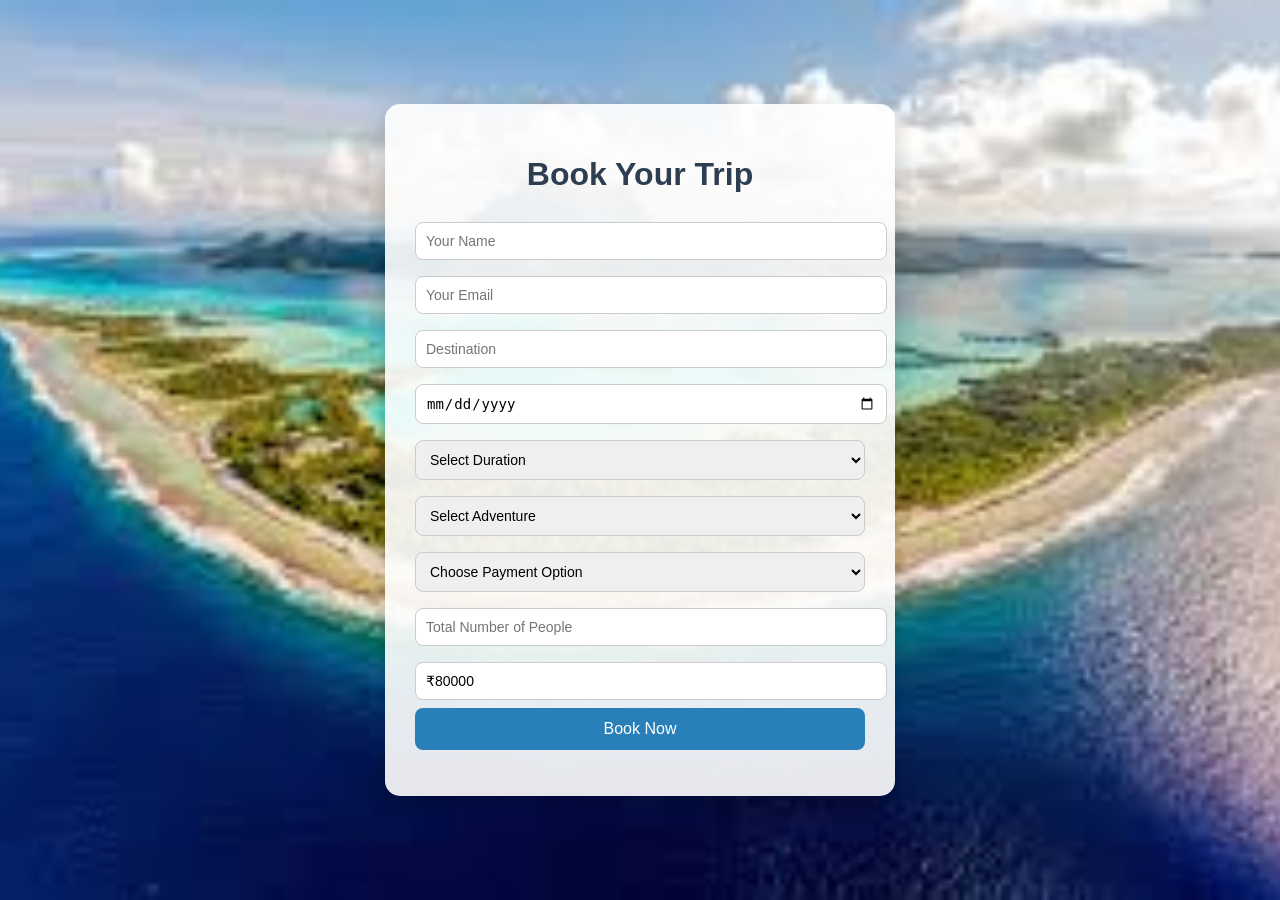
<file: book.html>
<!DOCTYPE html>
<html lang="en">
<head>
  <meta charset="UTF-8" />
  <title>Book Your Trip</title>
  <link rel="stylesheet" href="style1.css" />
</head>
<body>
  <div class="container">
    <h1>Book Your Trip</h1>
    <form id="booking-form">
      <input type="text" name="name" placeholder="Your Name" required />
      <input type="email" name="email" placeholder="Your Email" required />
      <input type="text" name="destination" placeholder="Destination" required />
      <input type="date" name="date" required />

      <select name="duration" required>
        <option value="" disabled selected>Select Duration</option>
        <option value="3 days">3 Days</option>
        <option value="5 days">5 Days</option>
        <option value="7 days">7 Days</option>
      </select>

      <select name="adventure" required>
        <option value="" disabled selected>Select Adventure</option>
        <option value="Sky Diving">Sky Diving</option>
        <option value="Scuba Diving">Scuba Diving</option>
        <option value="None">None</option>
      </select>

      <select name="payment" id="payment-method" required>
        <option value="" disabled selected>Choose Payment Option</option>
        <option value="Free">Free</option>
        <option value="Credit Card">Credit Card</option>
        <option value="UPI">UPI</option>
        <option value="Cash on Arrival">Cash on Arrival</option>
      </select>

      
      <div id="credit-card-fields" style="display: none;">
        <input type="text" name="cardNumber" placeholder="Card Number" maxlength="16" />
        <input type="text" name="cardHolder" placeholder="Card Holder Name" />
        <input type="month" name="expiry" placeholder="Expiry Date" />
        <input type="text" name="cvv" placeholder="CVV" maxlength="4" />
      </div>

     
      <div id="upi-field" style="display: none;">
        <input type="text" name="upiId" placeholder="Enter UPI ID" />
      </div>

      <input type="number" name="people" placeholder="Total Number of People" min="1" required />
      <input type="text" name="totalPayment" placeholder="₹80000" value="₹80000" readonly />

      <button type="submit">Book Now</button>
    </form>
    <p id="error-message"  class="error-message"></p>
  </div>

  <script src="book.js"></script>
</body>
</html>
</file>
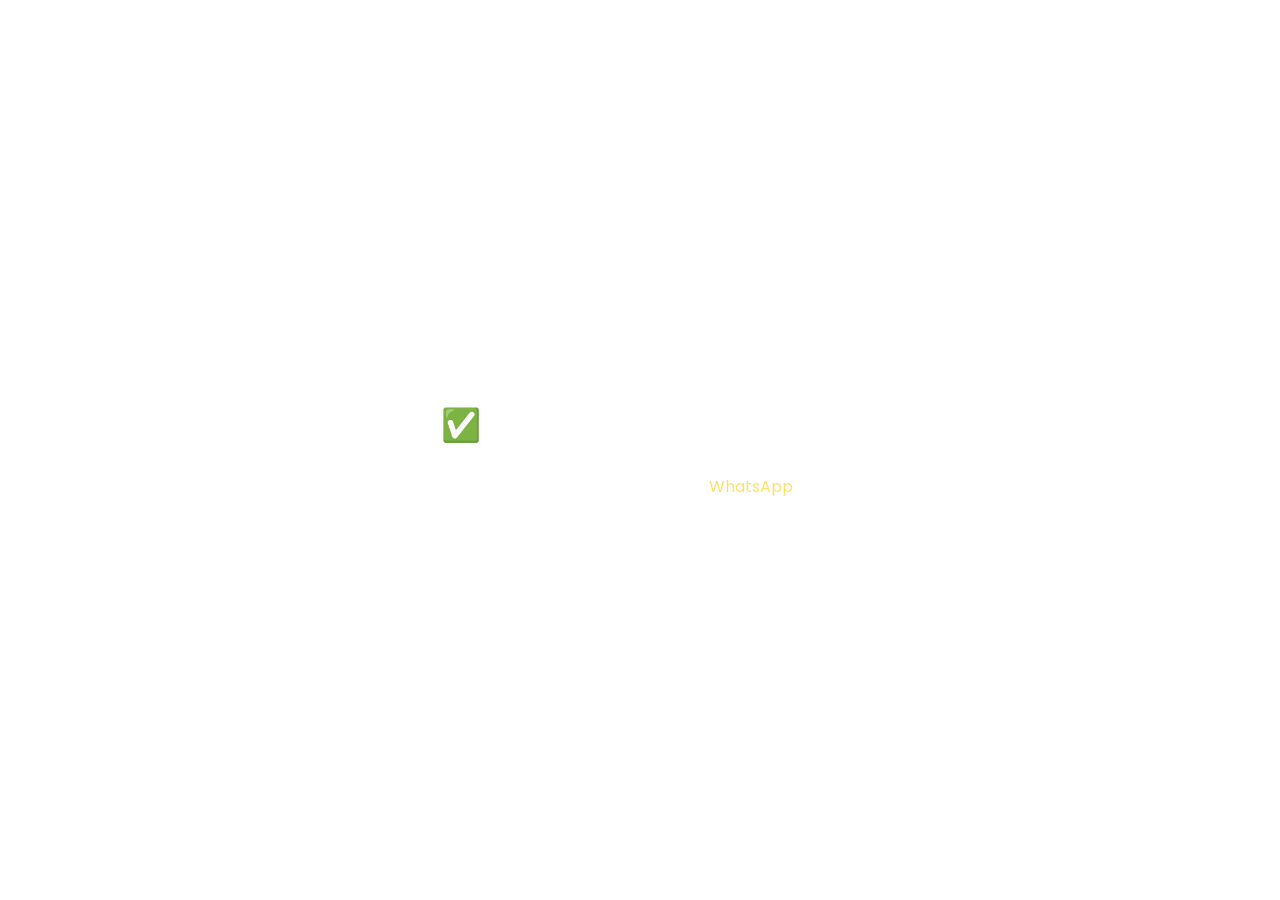
<file: confirmation.html>
<!DOCTYPE html>
<html lang="en">
<head>
  <meta charset="UTF-8">
  <title>Booking Confirmed</title>
  <link rel="stylesheet" href="style.css" />
</head>
<body>
  <div class="container">
    <h1>✅ Successfully Booked!</h1>
    <p>We’ve sent your trip details to your email.</p>
    <p>For questions, contact us on <a href="https://chat.whatsapp.com/KAusQVCgEdJInuSZdL6Nbw?mode=ac_t" target="_blank">WhatsApp</a>.</p>
  </div>
</body>
</html>
</file>
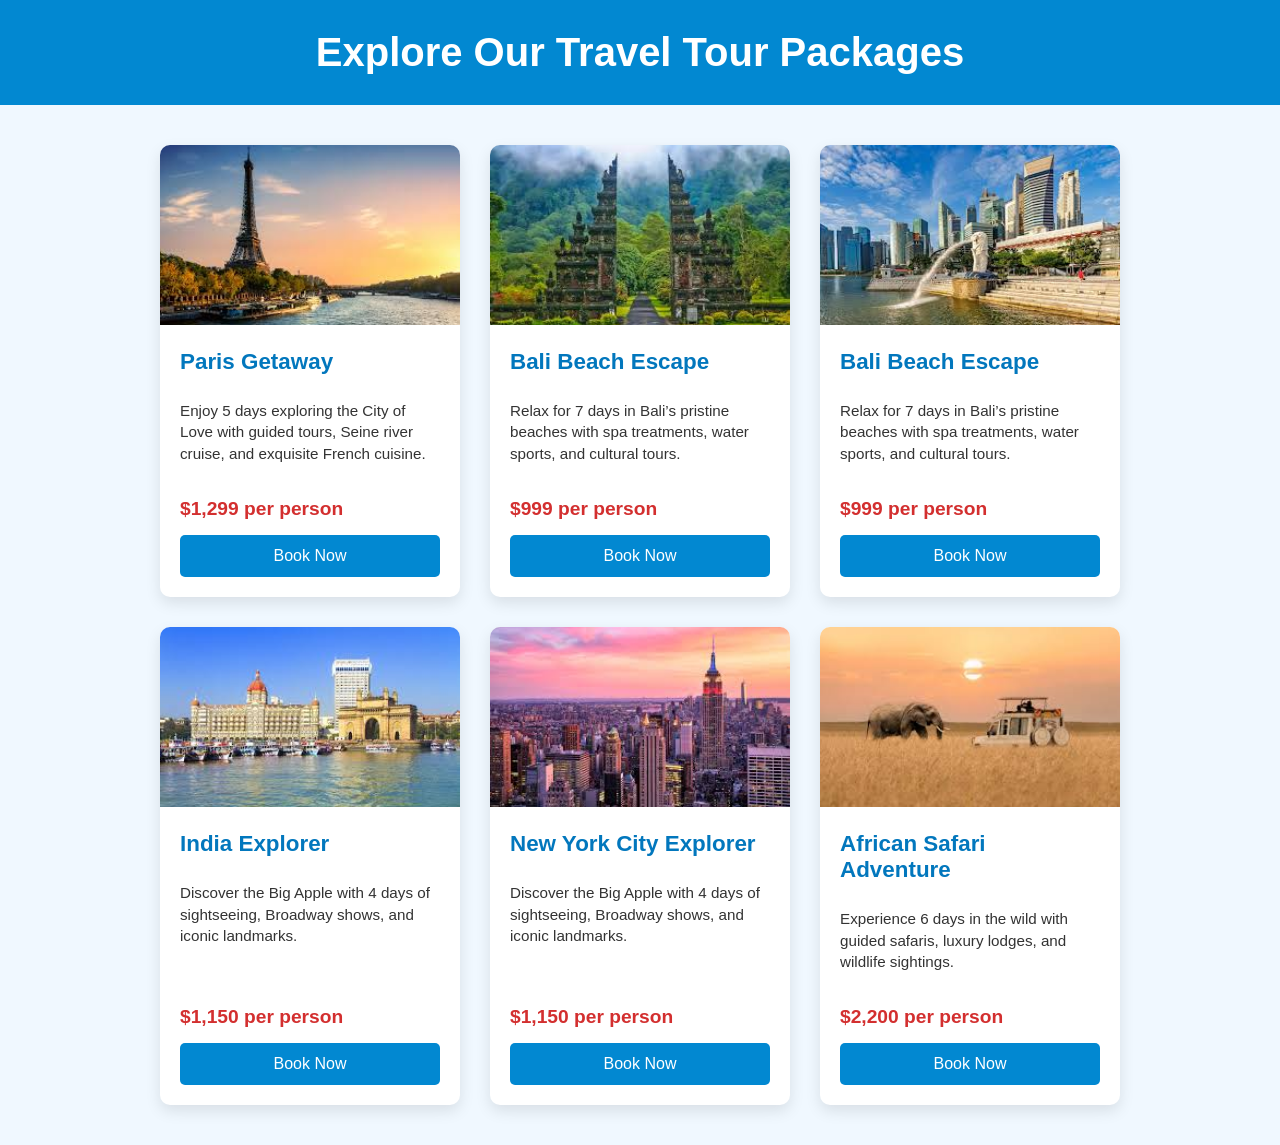
<file: index6.html>
<!DOCTYPE html>
<html lang="en">
<head>
  <meta charset="UTF-8" />
  <meta name="viewport" content="width=device-width, initial-scale=1" />
  <title>Travel Tour Packages</title>
  <style>
    body {
      font-family: 'Segoe UI', Tahoma, Geneva, Verdana, sans-serif;
      margin: 0;
      background: #f0f8ff;
      color: #333;
    }

    header {
      background: #0288d1;
      color: white;
      padding: 30px 20px;
      text-align: center;
    }

    header h1 {
      margin: 0;
      font-size: 2.5rem;
    }

    .packages {
      max-width: 1200px;
      margin: 40px auto;
      display: flex;
      flex-wrap: wrap;
      justify-content: center;
      gap: 30px;
      padding: 0 20px;
    }

    .package-card {
      background: white;
      border-radius: 10px;
      box-shadow: 0 6px 15px rgba(0,0,0,0.1);
      width: 300px;
      overflow: hidden;
      display: flex;
      flex-direction: column;
      transition: transform 0.3s ease;
    }

    .package-card:hover {
      transform: translateY(-10px);
      box-shadow: 0 10px 20px rgba(0,0,0,0.2);
    }

    .package-image img {
      width: 100%;
      height: 180px;
      object-fit: cover;
    }

    .package-content {
      padding: 20px;
      flex-grow: 1;
      display: flex;
      flex-direction: column;
      justify-content: space-between;
    }

    .package-title {
      font-size: 1.4rem;
      margin: 0 0 10px 0;
      color: #0277bd;
    }

    .package-description {
      flex-grow: 1;
      font-size: 0.95rem;
      line-height: 1.4;
      margin-bottom: 15px;
    }

    .package-price {
      font-weight: bold;
      font-size: 1.2rem;
      color: #d32f2f;
      margin-bottom: 15px;
    }

    .btn-book {
      background: #0288d1;
      color: white;
      border: none;
      padding: 12px;
      border-radius: 5px;
      cursor: pointer;
      font-size: 1rem;
      text-align: center;
      transition: background 0.3s ease;
      text-decoration: none;
      display: inline-block;
    }

    .btn-book:hover {
      background: #01579b;
    }

    @media (max-width: 960px) {
      .packages {
        flex-direction: column;
        align-items: center;
      }
    }
  </style>
</head>
<body>

<header>
  <h1>Explore Our Travel Tour Packages</h1>
</header>

<section class="packages">
  <article class="package-card">
    <div class="package-image">
      <img src="./paris.jpg" alt="Paris Tour" />
    </div>
    <div class="package-content">
      <h2 class="package-title">Paris Getaway</h2>
      <p class="package-description">Enjoy 5 days exploring the City of Love with guided tours, Seine river cruise, and exquisite French cuisine.</p>
      <p class="package-price">$1,299 per person</p>
      <a href="./book.html" class="btn-book">Book Now</a>
    </div>
  </article>

  <article class="package-card">
    <div class="package-image">
      <img src="./switzerland.jpg" alt="Bali Tour" />
    </div>
    <div class="package-content">
      <h2 class="package-title">Bali Beach Escape</h2>
      <p class="package-description">Relax for 7 days in Bali’s pristine beaches with spa treatments, water sports, and cultural tours.</p>
      <p class="package-price">$999 per person</p>
      <a href="./book.html" class="btn-book">Book Now</a>
    </div>
  </article>
    <article class="package-card">
    <div class="package-image">
      <img src="./singapore 2.jpg" alt="Bali Tour" />
    </div>
    <div class="package-content">
      <h2 class="package-title">Bali Beach Escape</h2>
      <p class="package-description">Relax for 7 days in Bali’s pristine beaches with spa treatments, water sports, and cultural tours.</p>
      <p class="package-price">$999 per person</p>
      <a href="./book.html" class="btn-book">Book Now</a>
    </div>
  </article>

  <article class="package-card">
    <div class="package-image">
      <img src="./india.jpg" alt="New York Tour" />
    </div>
    <div class="package-content">
      <h2 class="package-title">India Explorer</h2>
      <p class="package-description">Discover the Big Apple with 4 days of sightseeing, Broadway shows, and iconic landmarks.</p>
      <p class="package-price">$1,150 per person</p>
      <a href="./book.html" class="btn-book">Book Now</a>
    </div>
  </article>
<article class="package-card">
    <div class="package-image">
      <img src="./london.jpg" alt="New York Tour" />
    </div>
    <div class="package-content">
      <h2 class="package-title">New York City Explorer</h2>
      <p class="package-description">Discover the Big Apple with 4 days of sightseeing, Broadway shows, and iconic landmarks.</p>
      <p class="package-price">$1,150 per person</p>
      <a href="./book.html" class="btn-book">Book Now</a>
    </div>
  </article>

  <article class="package-card">
    <div class="package-image">
      <img src="./singapore.jpg" alt="Safari Tour" />
    </div>
    <div class="package-content">
      <h2 class="package-title">African Safari Adventure</h2>
      <p class="package-description">Experience 6 days in the wild with guided safaris, luxury lodges, and wildlife sightings.</p>
      <p class="package-price">$2,200 per person</p>
      <a href="./book.html" class="btn-book">Book Now</a>
    </div>
  </article>
</section>

</body>
</html>
</file>
<file: style1.css>
body {
  margin: 0;
  font-family: Arial, sans-serif;
  background: url('./island.jpg') no-repeat center center/cover;
  min-height: 100vh;
  display: flex;
  align-items: center;
  justify-content: center;
}

.container {
  background: rgba(255, 255, 255, 0.9);
  padding: 30px;
  border-radius: 15px;
  width: 100%;
  max-width: 450px;
  box-shadow: 0 8px 20px rgba(0, 0, 0, 0.2);
}

h1 {
  text-align: center;
  color: #2c3e50;
}

form input,
form select {
  width: 100%;
  padding: 10px;
  margin: 8px 0;
  border: 1px solid #ccc;
  border-radius: 8px;
  font-size: 14px;
}

form button {
  width: 100%;
  padding: 12px;
  background-color: #2980b9;
  color: white;
  border: none;
  border-radius: 8px;
  font-size: 16px;
  cursor: pointer;
  transition: background 0.3s ease;
}

form button:hover {
  background-color: #1c5980;
}

.error-message {
  color: red;
  text-align: center;
  margin-top: 10px;
}
</file>
<file: style.css>
@import url('https://fonts.googleapis.com/css2?family=Poppins:wght@200;300;400;500;600;700;800;900&display=swap');
*{
    margin: 0;
    padding: 0;
    box-sizing: border-box;
    font-family: "poppins",sans-serif;

}
header{
    z-index: 999;
    position: absolute;
    top: 0;
    left: 0;
    width: 100%;
    display: flex;
    justify-content: space-between;
    align-items: center;
    padding: 15px 200px;
    transform: 0.5 ease;
}
.brand{
    color: #fff;
    font-size: 1.5em;
    font-weight: 700;
    text-transform: uppercase;
    text-decoration: none;
}
.navigation {
    position: relative;
}
.navigation a {
    position: relative;
    color: #fff;
    font-size: 1em;
    font-weight: 500;
    text-decoration: none;
    margin-left: 30px;
    transition:width 2s
}
.navigation a :before{
    content: '';
    position: absolute;
    color: #fff;
    width: 100%;
    height: 3px;
    bottom: 0;
    left: 0;
    transform: 0.3 ease;
}
.navigation a :hover:before{
    width:100%;
}
section{
    padding: 100px 200px;

}
.heading{
    text-align:  center;
    padding: 2.5rem 0
}
.heading span{
    font-size: 3.5rem;
    background: rgba(225, 225, 225, 0.447);
    color: rgb(22, 25, 209);
    border-radius: .5rem;
    padding:.2rem 1rem;

}
 .space{
    background: none;

}
.row{
  display: flex;
  flex-wrap: wrap;
  gap: 1.5rem;  
}

.row.image{
    flex:1 1 40rem;
}
.img{
    width:100%;
} 
form{
    flex: 1 1 40rem;
    padding: 2rem;
    box-shadow: 0 1rem 2rem rgba(20, 14, 191, 0.235);
    border-radius:0.5rem;
}
.inputBox{
    padding:0.5rem 0;

}
 input{
    width:100%;
    padding:1rem;
    border:.1rem solid rgba(25, 35, 169, 0.5);
    font-size: 1.7rem;
    color: #333;
    text-transform: none;

}

.home{
    position: relative;
    width: 100%;
    min-height: 100vh;
    display: flex;
    justify-content: center;
    flex-direction: column;
    background-color: #2896e9;
}
.home:before{
    z-index: 777;
    content: '';
    position: absolute;
    background: rgba(3,96,251,0.5);
    width: 100%;
    height: 100%;
    top: 0;
    left: 0;


}
.content{
    z-index: 888;
    color: #fff;
    width: 70%;
    margin-top: 50px;
    display: none;
}
.content.active{
    display: block;
}
.content h1{
    font-size: 4em;
    font-weight: 900;
    text-transform: uppercase;
    letter-spacing: 5px;
    line-height: 75px;
    margin-bottom: 40px; 

}
.content h1 span{
    font-size: 1.2em;
    font-weight: 600;
}
.content p{
    margin-bottom: 65px;

}
.content a{
    background-color: #fff;
    padding: 15px 35px;
    color: #1680ac;
    font-size: 1.1em;
    font-weight: 500;
    text-decoration: none;
    border-radius: 2px;
}
.media-icons{
    z-index: 888;
    position: absolute;
    right: 30px;
    display: flex;
    flex-direction: column;
    transition: 0.5s ease;
}
.media-icons a{
    color:#fff;
    font-size: 1.6em;
}
.media-icons a:not(:last-child){
    margin-bottom: 20px;
}
.media-icons a:hover{
    transform: scale(1.3);
}

.home video{
    z-index: 000;
    position: absolute;
    top: 0;
    left: 0;
    width: 100%;
    height:100%;
    object-fit: cover;


}
.silder-navigation{
    z-index: 888;
    position: relative;
    display: flex;
    justify-content: center;
    transform: translateY(80px);
    margin-bottom: 12px; 
}
.nav-btn{
    width: 12px;
    height: 12px;
    background: #fff;
    border-radius: 50%;
    cursor: pointer;
    box-shadow: 0 0 2px rgba(225, 225, 225, 0.447);
    transition: 0.3s ease;
}
.nav-btn .active{
    background: #2696e9;
}
.nav-btn:not(:last-child){
    margin-right: 20px;
}
.nav-btn:hover{
    transform: scale(1.2);
}
.video-slide{
    position: absolute;
    width: 100%;
    clip-path: circle(0% at 0 50%);

}
.video-slide.active{
    clip-path: circle(150% at 0 50%);
    transition: 2s ease;
    transition-property: clip-path;
}
body, html {
  height: 100%;
  margin: 0;
  font-family: Arial, sans-serif;
}

.container {
  display: flex;
  flex-direction: column;
  justify-content: center;
  align-items: center;
  height: 100vh;
  text-align: center;
}
body, html {
  margin: 0;
  padding: 0;
  height: 100%;
  font-family: 'Segoe UI', sans-serif;
  color: #fff;
}

.background {
  background: url('background.jpg') no-repeat center center/cover;
  position: relative;
  height: 100vh;
  display: flex;
  justify-content: center;
  align-items: center;
}

/* Optional dark overlay for text readability */
.background::before {
  content: '';
  position: absolute;
  top: 0; left: 0;
  width: 100%;
  height: 100%;
  background-color: rgba(0, 0, 0, 0.5);
  z-index: 1;
}

.content-box {
  position: relative;
  z-index: 2;
  background: rgba(255, 255, 255, 0.1);
  padding: 40px;
  border-radius: 12px;
  max-width: 700px;
  text-align: center;
  backdrop-filter: blur(5px);
  box-shadow: 0 8px 16px rgba(0,0,0,0.3);
}

a {
  color: #ffe066;
  text-decoration: none;
}

a:hover {
  text-decoration: underline;
}
</file>
